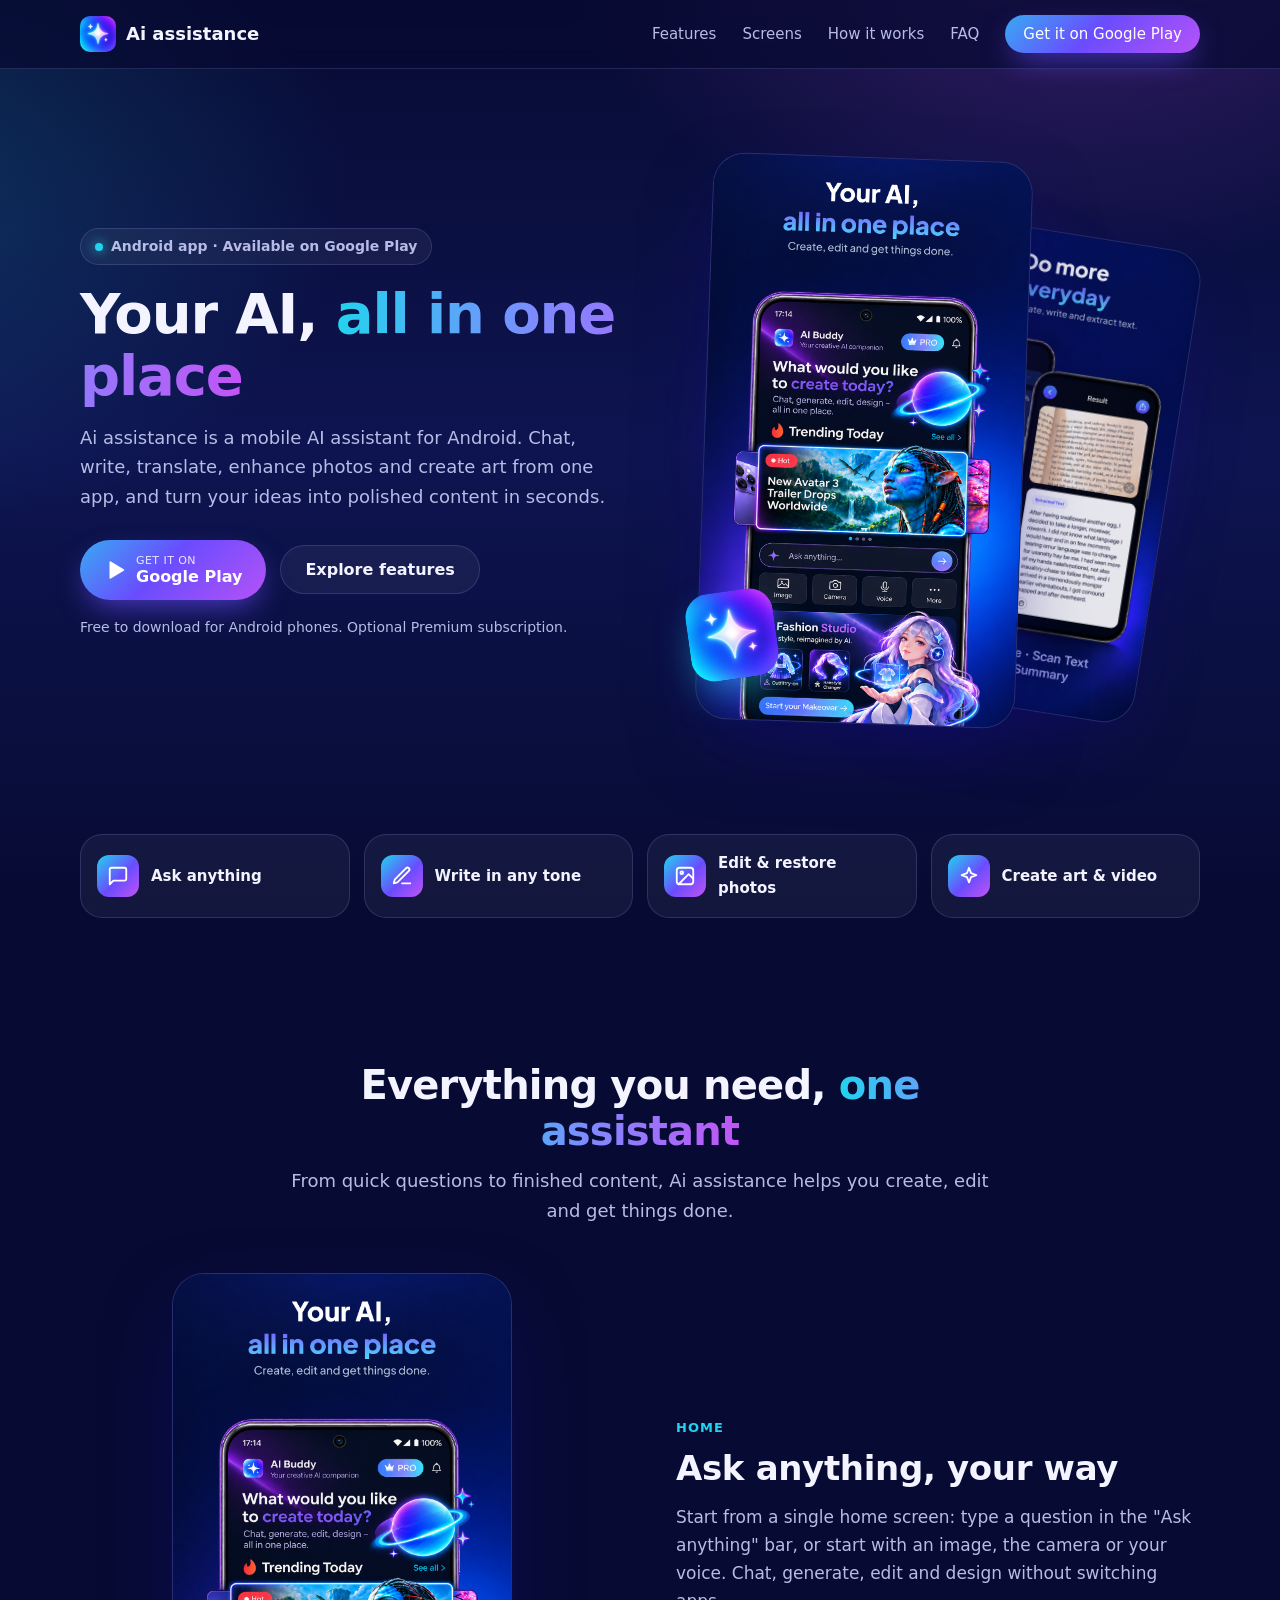
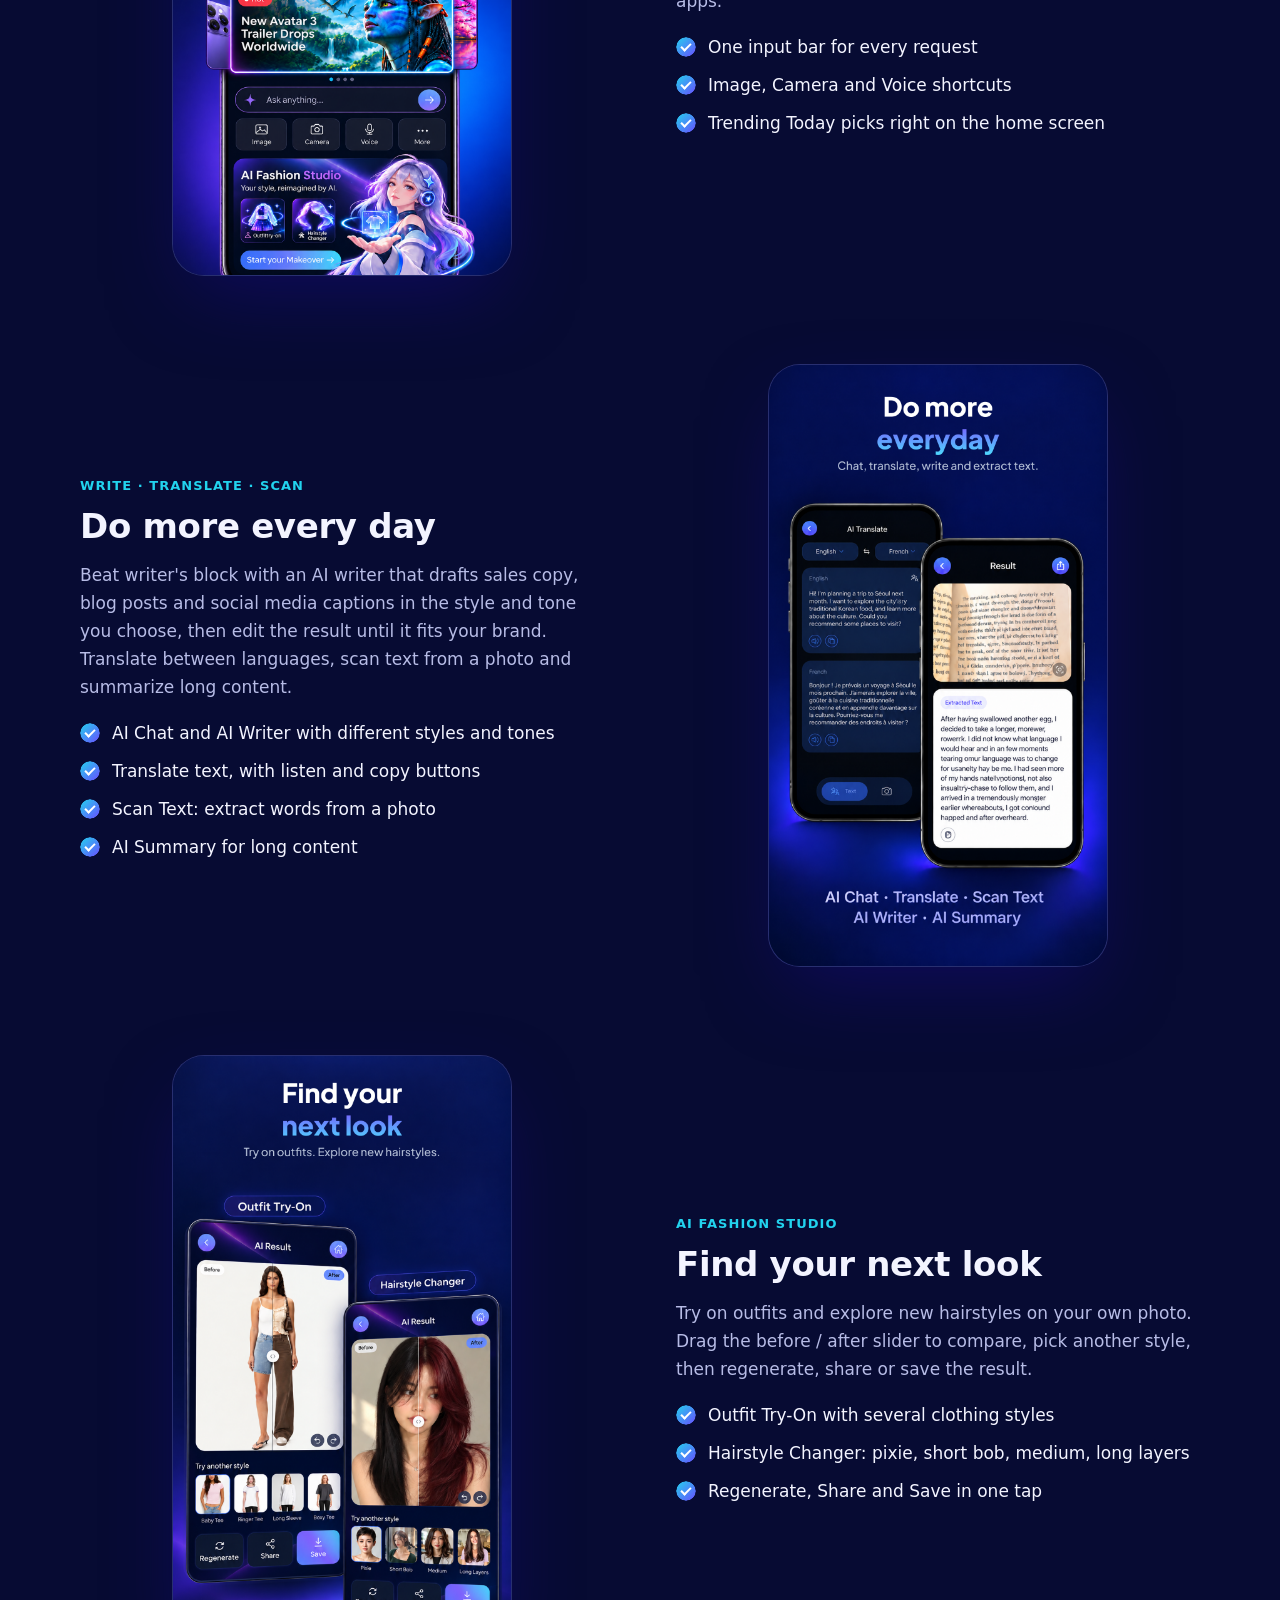
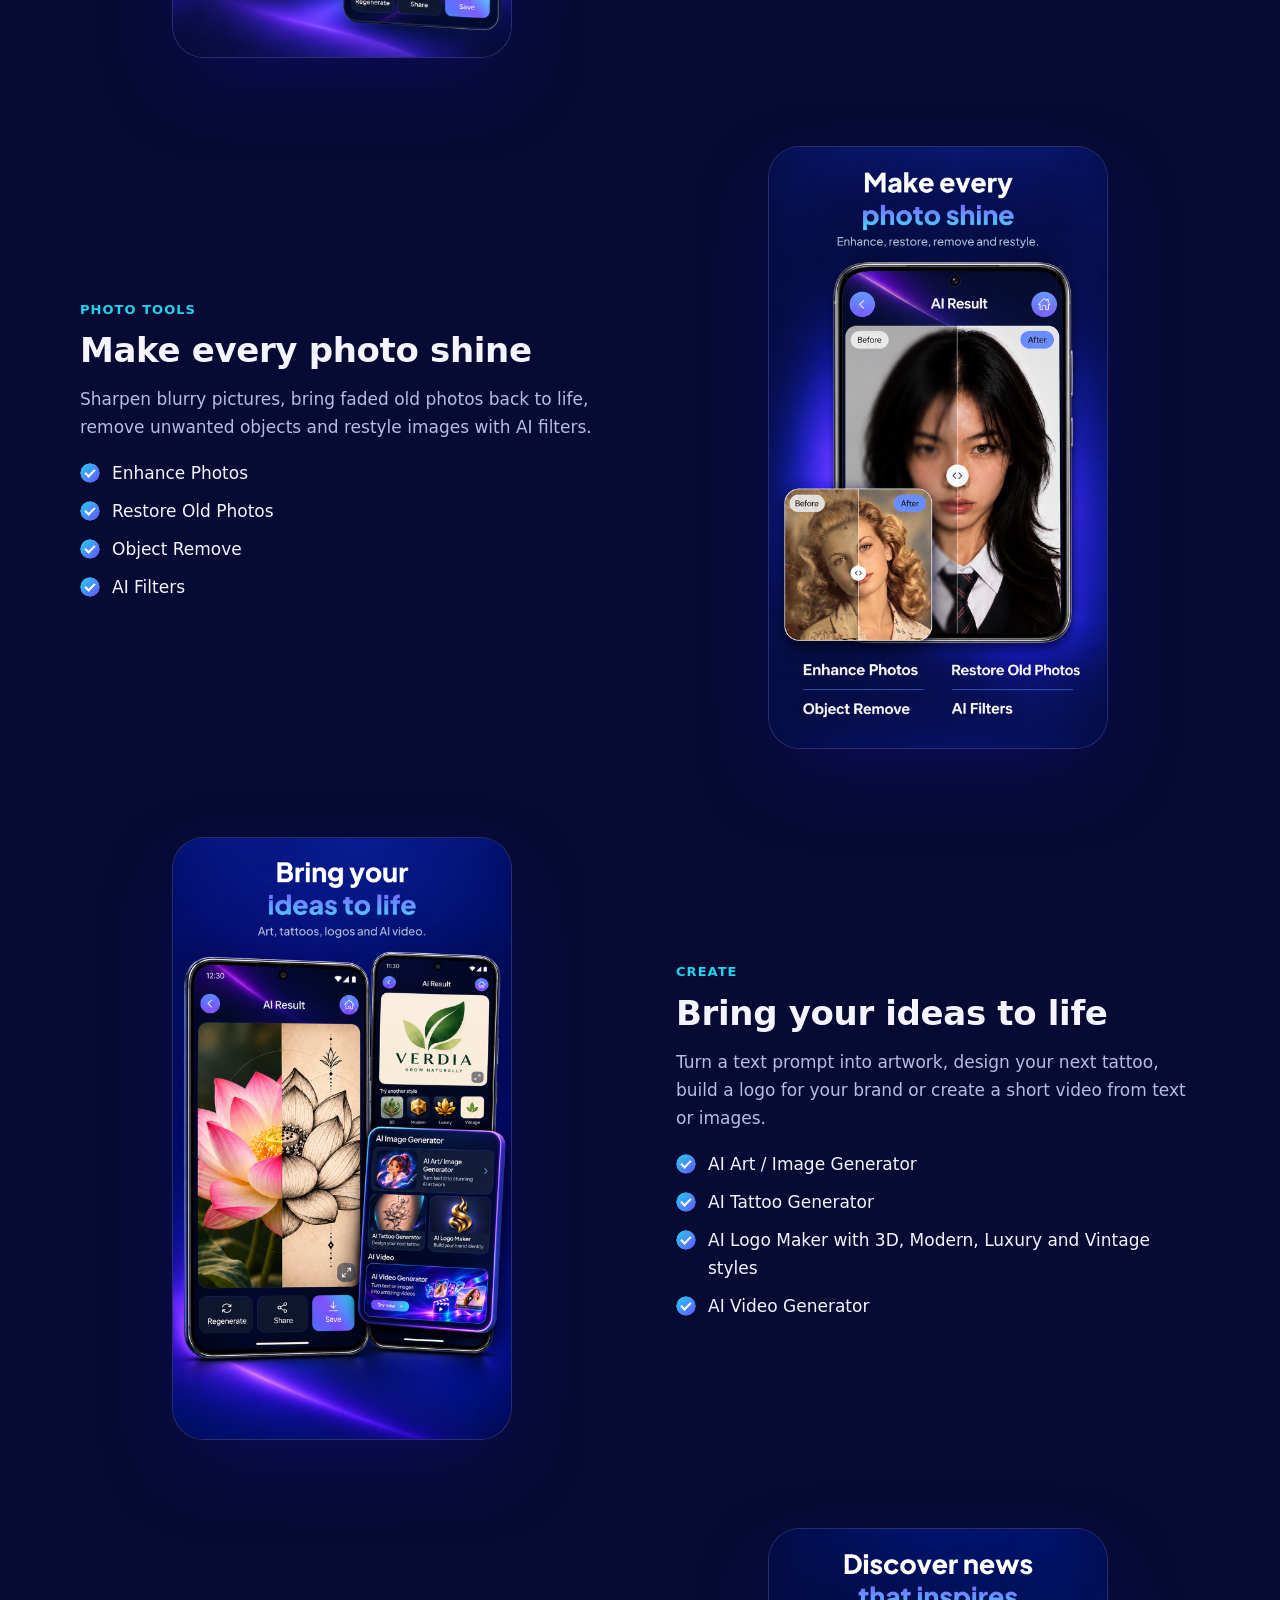
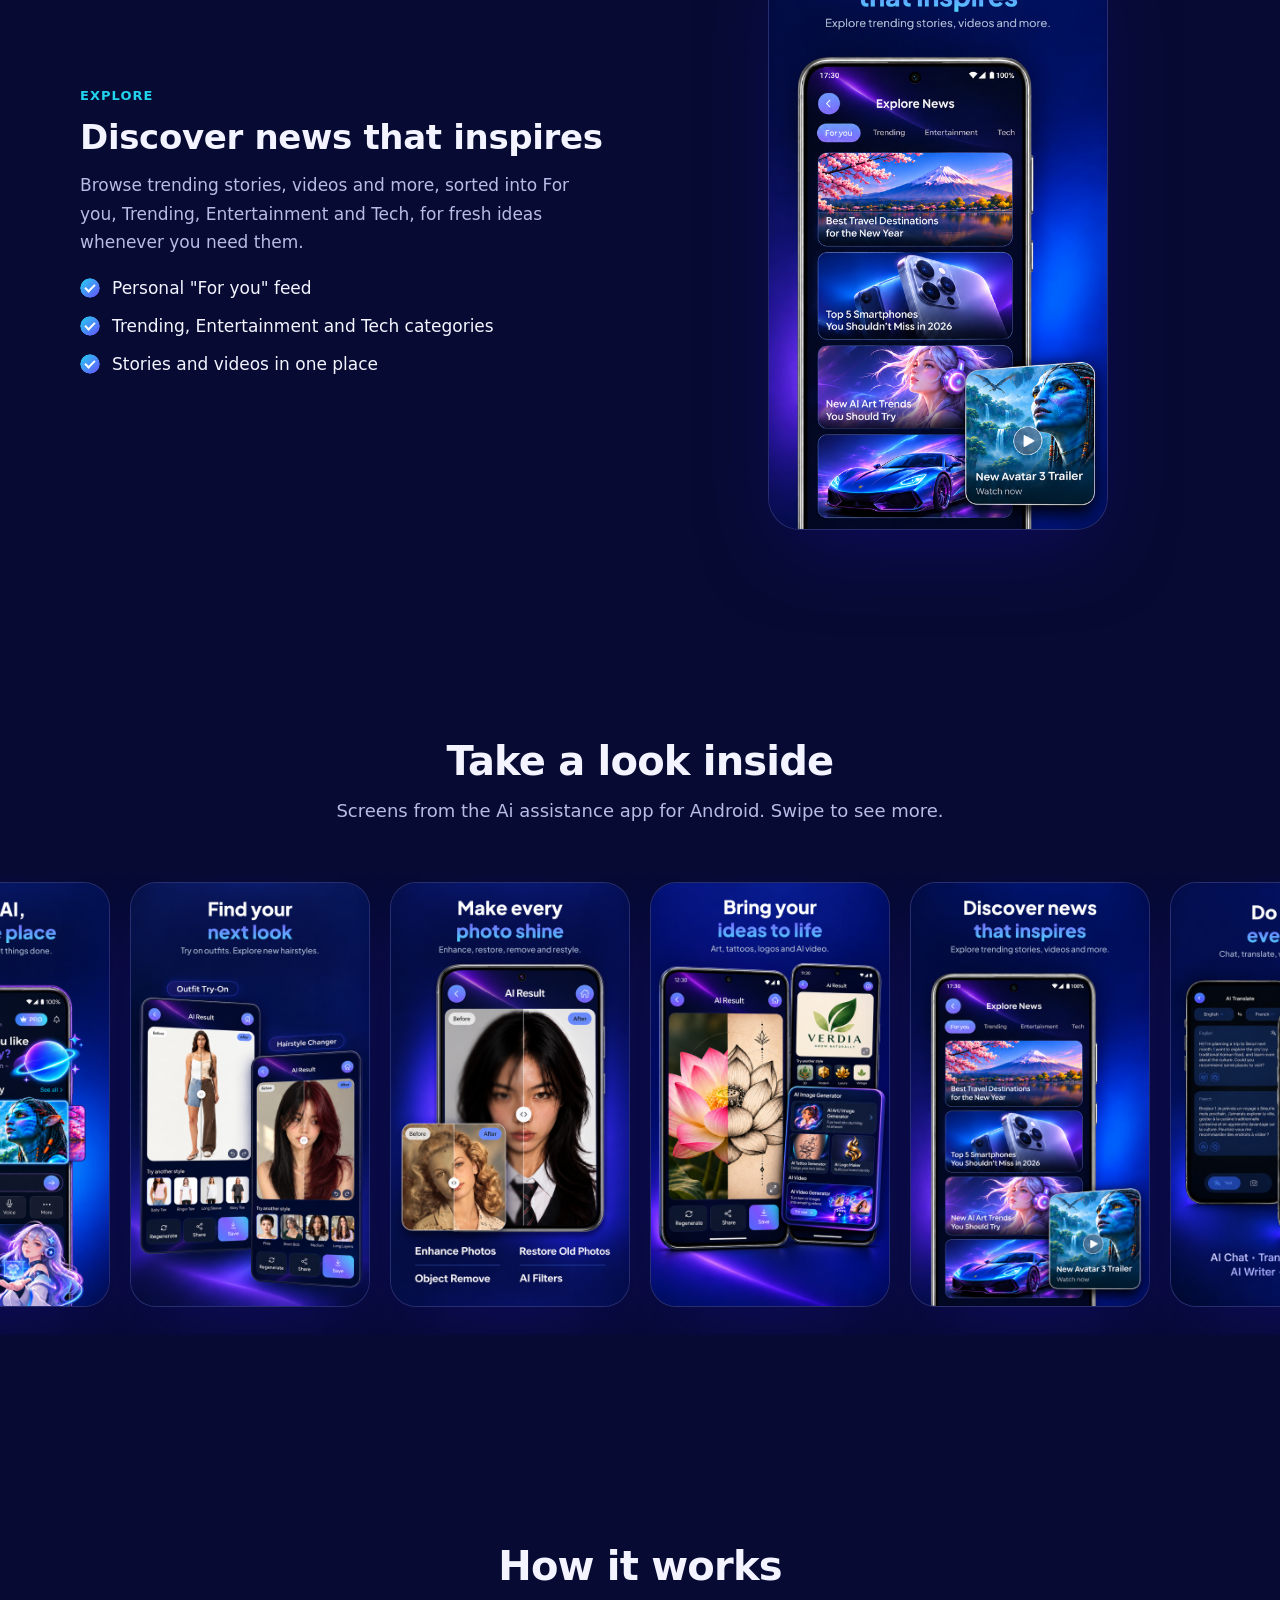
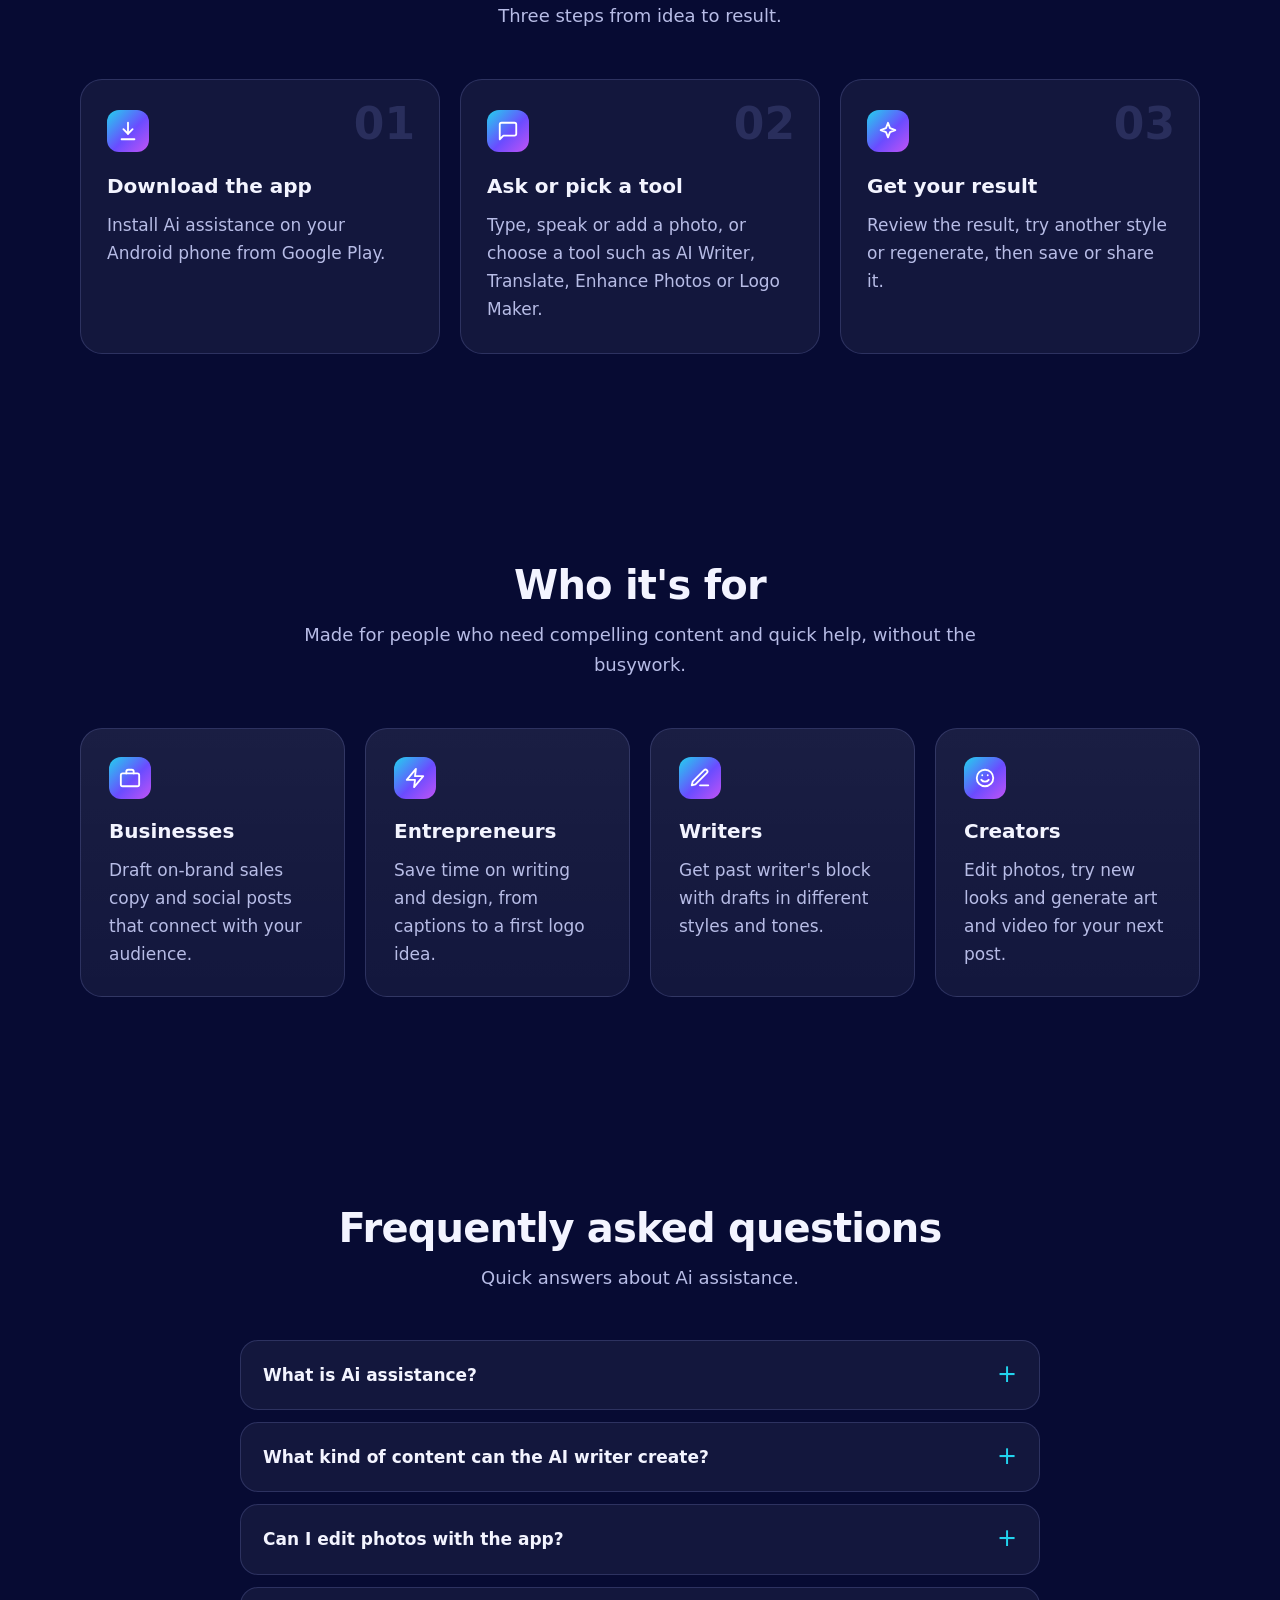
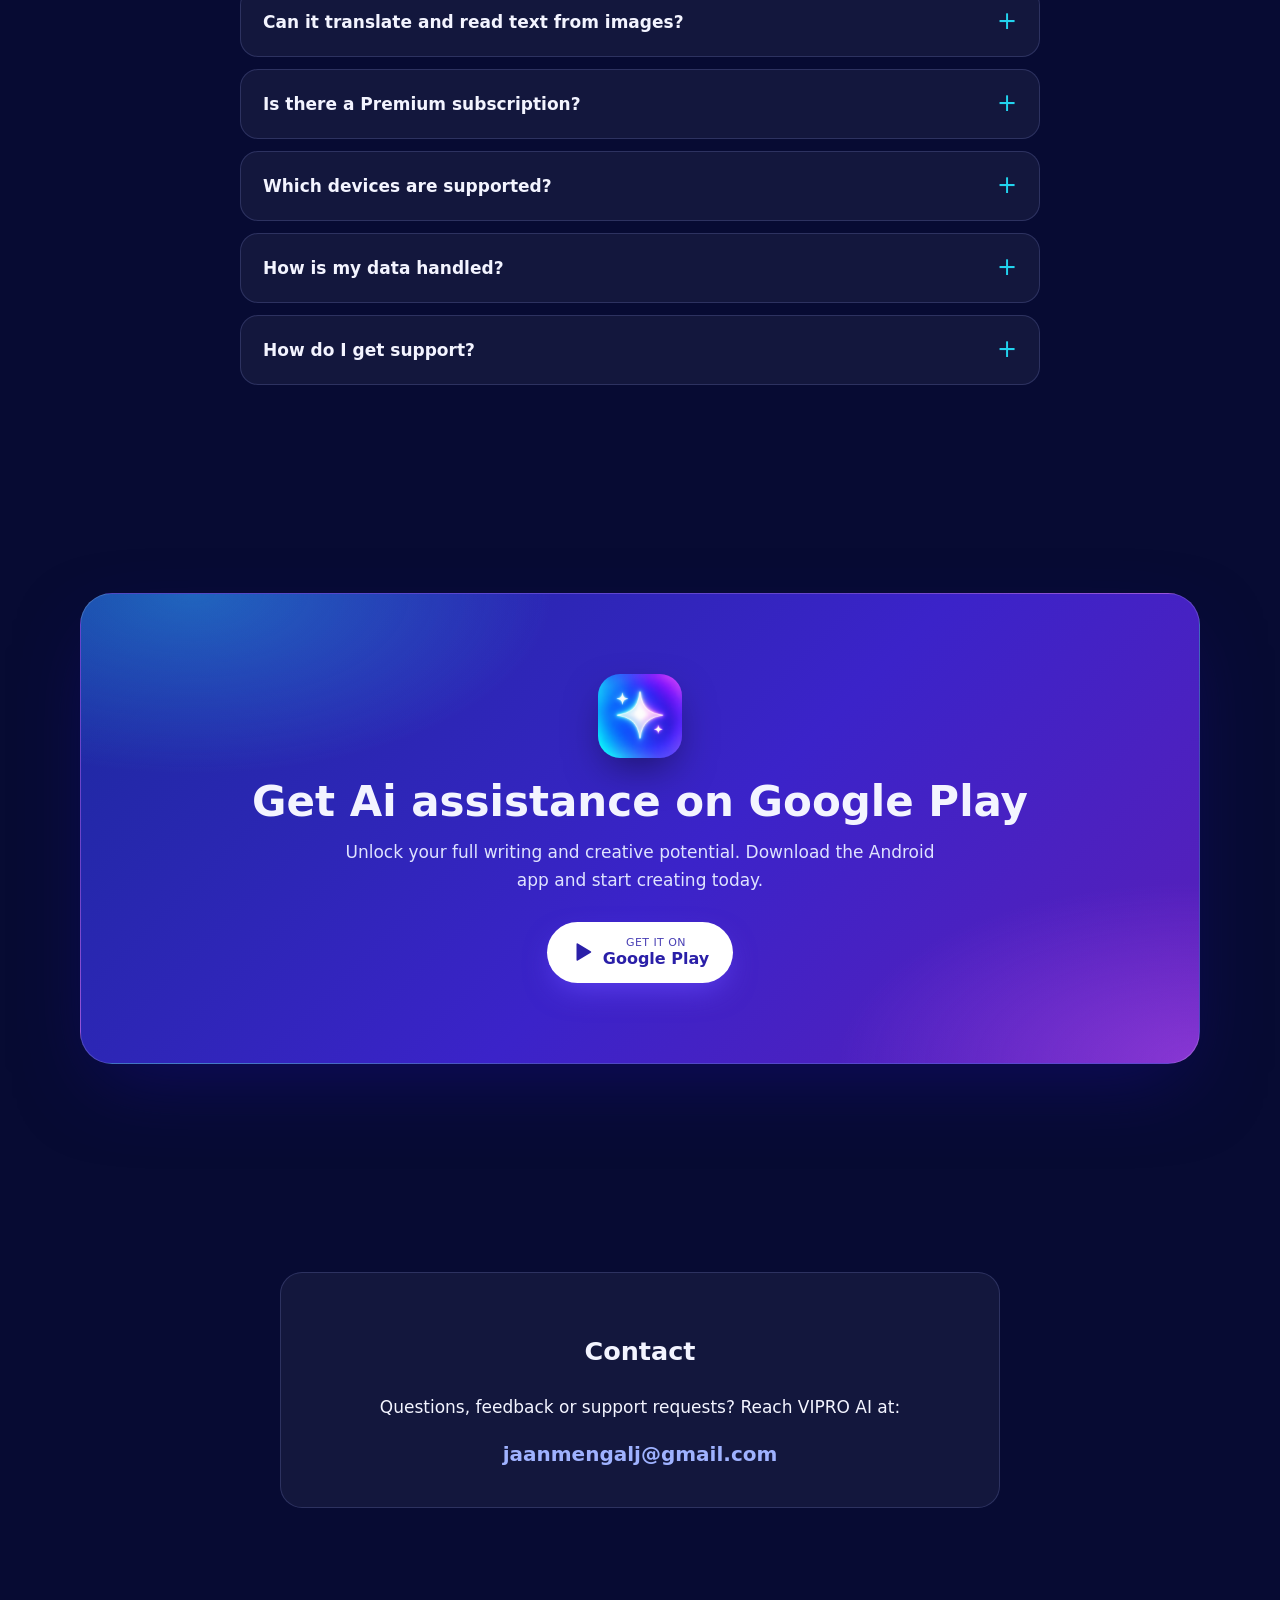
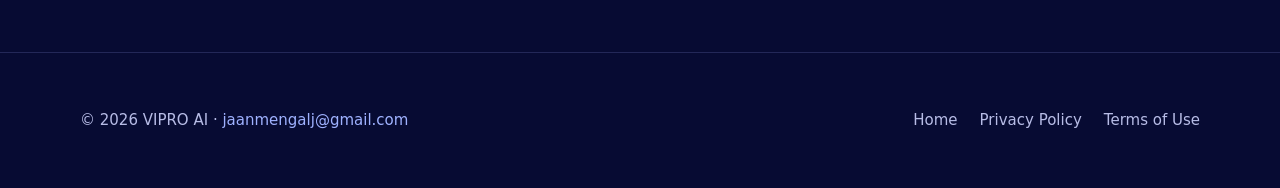
<file: index.html>
<!doctype html>
<html lang="en">
<head>
  <meta charset="utf-8">
  <meta name="viewport" content="width=device-width, initial-scale=1">
  <title>Ai assistance — Your AI, all in one place | App on Google Play</title>
  <meta name="description" content="Ai assistance is an Android app on Google Play: AI chat, AI writer, translation, text scanning, photo enhancing, outfit try-on, AI art, logos and video, all in one place.">
  <meta name="theme-color" content="#070b33">
  <meta name="google-play-app" content="app-id=com.ai.assistant.smart.chat.helper">
  <meta property="og:type" content="website">
  <meta property="og:title" content="Ai assistance — Your AI, all in one place | App on Google Play">
  <meta property="og:description" content="Chat, write, translate, edit photos and create art with AI. Get Ai assistance for Android on Google Play.">
  <meta property="og:image" content="assets/img/app-icon.png">
  <meta name="twitter:card" content="summary">
  <link rel="icon" href="assets/img/app-icon.png" type="image/png">
  <link rel="icon" href="assets/icon.svg" type="image/svg+xml" sizes="any">
  <link rel="apple-touch-icon" href="assets/img/app-icon.png">
  <link rel="stylesheet" href="assets/style.css">
  <script type="application/ld+json">
  {
    "@context": "https://schema.org",
    "@type": "SoftwareApplication",
    "name": "Ai assistance",
    "operatingSystem": "Android",
    "applicationCategory": "ProductivityApplication",
    "description": "AI assistant app for Android: AI chat, AI writer, translation, text scanning, photo tools, outfit try-on, hairstyle changer, AI art, logo and video generation.",
    "author": { "@type": "Organization", "name": "VIPRO AI", "email": "jaanmengalj@gmail.com" },
    "downloadUrl": "https://play.google.com/store/apps/details?id=com.ai.assistant.smart.chat.helper",
    "inLanguage": "en"
  }
  </script>
</head>
<body>
  <a class="skip" href="#main">Skip to content</a>

  <header class="site-header">
    <div class="container">
      <a class="brand" href="index.html">
        <img src="assets/img/app-icon.png" alt="Ai assistance app icon" width="36" height="36">
        Ai assistance
      </a>
      <nav class="nav" aria-label="Main">
        <div class="nav-links">
          <a href="#features">Features</a>
          <a href="#screens">Screens</a>
          <a href="#how">How it works</a>
          <a href="#faq">FAQ</a>
        </div>
        <a class="btn btn-primary btn-sm" href="https://play.google.com/store/apps/details?id=com.ai.assistant.smart.chat.helper" rel="noopener">Get it on Google Play</a>
      </nav>
    </div>
  </header>

  <main id="main">
    <!-- Hero -->
    <section class="hero">
      <div class="container">
        <div>
          <span class="eyebrow"><span class="dot"></span> Android app · Available on Google Play</span>
          <h1>Your AI, <span class="grad-text">all in one place</span></h1>
          <p class="lead">Ai assistance is a mobile AI assistant for Android. Chat, write, translate, enhance photos and create art from one app, and turn your ideas into polished content in seconds.</p>
          <div class="hero-actions">
            <a class="btn btn-primary btn-play" href="https://play.google.com/store/apps/details?id=com.ai.assistant.smart.chat.helper" rel="noopener">
              <svg viewBox="0 0 24 24" aria-hidden="true"><path fill="currentColor" d="M6 3.5v17a1 1 0 0 0 1.5.86l14-8.5a1 1 0 0 0 0-1.72l-14-8.5A1 1 0 0 0 6 3.5z"/></svg>
              <span><small>Get it on</small><span>Google Play</span></span>
            </a>
            <a class="btn btn-ghost" href="#features">Explore features</a>
          </div>
          <p class="hero-note">Free to download for Android phones. Optional Premium subscription.</p>
        </div>
        <div class="hero-visual">
          <img class="hero-icon" src="assets/img/app-icon.png" alt="" width="88" height="88">
          <div class="hero-shots">
            <div class="shot shot-main">
              <img src="assets/img/screenshot-01.png" alt="Ai assistance home screen with an Ask anything bar, Image, Camera and Voice shortcuts, and the AI Fashion Studio" width="1080" height="1920" fetchpriority="high">
            </div>
            <div class="shot shot-back">
              <img src="assets/img/screenshot-06.png" alt="AI Translate and Scan Text screens in Ai assistance" width="1080" height="1920">
            </div>
          </div>
        </div>
      </div>
    </section>

    <!-- Highlights -->
    <section class="highlights" aria-label="Highlights">
      <div class="container">
        <ul>
          <li><span class="ico"><svg viewBox="0 0 24 24" fill="none" stroke="currentColor" stroke-width="2" stroke-linecap="round" stroke-linejoin="round" aria-hidden="true"><path d="M21 15a2 2 0 0 1-2 2H7l-4 4V5a2 2 0 0 1 2-2h14a2 2 0 0 1 2 2z"/></svg></span>Ask anything</li>
          <li><span class="ico"><svg viewBox="0 0 24 24" fill="none" stroke="currentColor" stroke-width="2" stroke-linecap="round" stroke-linejoin="round" aria-hidden="true"><path d="M12 20h9"/><path d="M16.5 3.5a2.1 2.1 0 0 1 3 3L7 19l-4 1 1-4z"/></svg></span>Write in any tone</li>
          <li><span class="ico"><svg viewBox="0 0 24 24" fill="none" stroke="currentColor" stroke-width="2" stroke-linecap="round" stroke-linejoin="round" aria-hidden="true"><rect x="3" y="3" width="18" height="18" rx="3"/><circle cx="8.5" cy="8.5" r="1.5"/><path d="M21 15l-5-5L5 21"/></svg></span>Edit &amp; restore photos</li>
          <li><span class="ico"><svg viewBox="0 0 24 24" fill="none" stroke="currentColor" stroke-width="2" stroke-linecap="round" stroke-linejoin="round" aria-hidden="true"><path d="M12 3l2.2 5.8L20 11l-5.8 2.2L12 19l-2.2-5.8L4 11l5.8-2.2z"/></svg></span>Create art &amp; video</li>
        </ul>
      </div>
    </section>

    <!-- Features -->
    <section class="section" id="features">
      <div class="container">
        <div class="section-head">
          <h2>Everything you need, <span class="grad-text">one assistant</span></h2>
          <p>From quick questions to finished content, Ai assistance helps you create, edit and get things done.</p>
        </div>

        <article class="feature">
          <div class="media">
            <div class="shot"><img src="assets/img/screenshot-01.png" alt="Home screen: What would you like to create today, with Ask anything, Image, Camera and Voice shortcuts" width="1080" height="1920" loading="lazy"></div>
          </div>
          <div>
            <span class="tag">Home</span>
            <h3>Ask anything, your way</h3>
            <p>Start from a single home screen: type a question in the "Ask anything" bar, or start with an image, the camera or your voice. Chat, generate, edit and design without switching apps.</p>
            <ul class="checks">
              <li>One input bar for every request</li>
              <li>Image, Camera and Voice shortcuts</li>
              <li>Trending Today picks right on the home screen</li>
            </ul>
          </div>
        </article>

        <article class="feature reverse">
          <div class="media">
            <div class="shot"><img src="assets/img/screenshot-06.png" alt="AI Translate screen translating English to French, and a Result screen showing extracted text from a book page" width="1080" height="1920" loading="lazy"></div>
          </div>
          <div>
            <span class="tag">Write · Translate · Scan</span>
            <h3>Do more every day</h3>
            <p>Beat writer's block with an AI writer that drafts sales copy, blog posts and social media captions in the style and tone you choose, then edit the result until it fits your brand. Translate between languages, scan text from a photo and summarize long content.</p>
            <ul class="checks">
              <li>AI Chat and AI Writer with different styles and tones</li>
              <li>Translate text, with listen and copy buttons</li>
              <li>Scan Text: extract words from a photo</li>
              <li>AI Summary for long content</li>
            </ul>
          </div>
        </article>

        <article class="feature">
          <div class="media">
            <div class="shot"><img src="assets/img/screenshot-02.png" alt="Outfit Try-On and Hairstyle Changer result screens with before and after comparison" width="1080" height="1920" loading="lazy"></div>
          </div>
          <div>
            <span class="tag">AI Fashion Studio</span>
            <h3>Find your next look</h3>
            <p>Try on outfits and explore new hairstyles on your own photo. Drag the before / after slider to compare, pick another style, then regenerate, share or save the result.</p>
            <ul class="checks">
              <li>Outfit Try-On with several clothing styles</li>
              <li>Hairstyle Changer: pixie, short bob, medium, long layers</li>
              <li>Regenerate, Share and Save in one tap</li>
            </ul>
          </div>
        </article>

        <article class="feature reverse">
          <div class="media">
            <div class="shot"><img src="assets/img/screenshot-03.png" alt="AI Result screen comparing a blurry portrait before and a sharp portrait after enhancement, plus a restored old photo" width="1080" height="1920" loading="lazy"></div>
          </div>
          <div>
            <span class="tag">Photo tools</span>
            <h3>Make every photo shine</h3>
            <p>Sharpen blurry pictures, bring faded old photos back to life, remove unwanted objects and restyle images with AI filters.</p>
            <ul class="checks">
              <li>Enhance Photos</li>
              <li>Restore Old Photos</li>
              <li>Object Remove</li>
              <li>AI Filters</li>
            </ul>
          </div>
        </article>

        <article class="feature">
          <div class="media">
            <div class="shot"><img src="assets/img/screenshot-04.png" alt="AI Image Generator menu with AI Art, AI Tattoo Generator, AI Logo Maker and AI Video Generator, and result screens" width="1080" height="1920" loading="lazy"></div>
          </div>
          <div>
            <span class="tag">Create</span>
            <h3>Bring your ideas to life</h3>
            <p>Turn a text prompt into artwork, design your next tattoo, build a logo for your brand or create a short video from text or images.</p>
            <ul class="checks">
              <li>AI Art / Image Generator</li>
              <li>AI Tattoo Generator</li>
              <li>AI Logo Maker with 3D, Modern, Luxury and Vintage styles</li>
              <li>AI Video Generator</li>
            </ul>
          </div>
        </article>

        <article class="feature reverse">
          <div class="media">
            <div class="shot"><img src="assets/img/screenshot-05.png" alt="Explore News screen with For you, Trending, Entertainment and Tech tabs" width="1080" height="1920" loading="lazy"></div>
          </div>
          <div>
            <span class="tag">Explore</span>
            <h3>Discover news that inspires</h3>
            <p>Browse trending stories, videos and more, sorted into For you, Trending, Entertainment and Tech, for fresh ideas whenever you need them.</p>
            <ul class="checks">
              <li>Personal "For you" feed</li>
              <li>Trending, Entertainment and Tech categories</li>
              <li>Stories and videos in one place</li>
            </ul>
          </div>
        </article>
      </div>
    </section>

    <!-- Gallery -->
    <section class="section" id="screens">
      <div class="section-head container">
        <h2>Take a look inside</h2>
        <p>Screens from the Ai assistance app for Android. Swipe to see more.</p>
      </div>
      <div class="gallery" tabindex="0" aria-label="App screenshots">
        <div class="shot"><img src="assets/img/screenshot-01.png" alt="Home screen of Ai assistance" width="1080" height="1920" loading="lazy"></div>
        <div class="shot"><img src="assets/img/screenshot-02.png" alt="Outfit Try-On and Hairstyle Changer" width="1080" height="1920" loading="lazy"></div>
        <div class="shot"><img src="assets/img/screenshot-03.png" alt="Photo enhance and restore" width="1080" height="1920" loading="lazy"></div>
        <div class="shot"><img src="assets/img/screenshot-04.png" alt="AI art, tattoo, logo and video tools" width="1080" height="1920" loading="lazy"></div>
        <div class="shot"><img src="assets/img/screenshot-05.png" alt="Explore News feed" width="1080" height="1920" loading="lazy"></div>
        <div class="shot"><img src="assets/img/screenshot-06.png" alt="AI Translate and Scan Text" width="1080" height="1920" loading="lazy"></div>
      </div>
    </section>

    <!-- How it works -->
    <section class="section" id="how">
      <div class="container">
        <div class="section-head">
          <h2>How it works</h2>
          <p>Three steps from idea to result.</p>
        </div>
        <ol class="steps">
          <li class="step">
            <span class="num">01</span>
            <span class="ico"><svg viewBox="0 0 24 24" fill="none" stroke="currentColor" stroke-width="2" stroke-linecap="round" stroke-linejoin="round" aria-hidden="true"><path d="M12 3v12"/><path d="M7 10l5 5 5-5"/><path d="M5 21h14"/></svg></span>
            <h3>Download the app</h3>
            <p>Install Ai assistance on your Android phone from Google Play.</p>
          </li>
          <li class="step">
            <span class="num">02</span>
            <span class="ico"><svg viewBox="0 0 24 24" fill="none" stroke="currentColor" stroke-width="2" stroke-linecap="round" stroke-linejoin="round" aria-hidden="true"><path d="M21 15a2 2 0 0 1-2 2H7l-4 4V5a2 2 0 0 1 2-2h14a2 2 0 0 1 2 2z"/></svg></span>
            <h3>Ask or pick a tool</h3>
            <p>Type, speak or add a photo, or choose a tool such as AI Writer, Translate, Enhance Photos or Logo Maker.</p>
          </li>
          <li class="step">
            <span class="num">03</span>
            <span class="ico"><svg viewBox="0 0 24 24" fill="none" stroke="currentColor" stroke-width="2" stroke-linecap="round" stroke-linejoin="round" aria-hidden="true"><path d="M12 3l2.2 5.8L20 11l-5.8 2.2L12 19l-2.2-5.8L4 11l5.8-2.2z"/></svg></span>
            <h3>Get your result</h3>
            <p>Review the result, try another style or regenerate, then save or share it.</p>
          </li>
        </ol>
      </div>
    </section>

    <!-- Audience -->
    <section class="section" id="who">
      <div class="container">
        <div class="section-head">
          <h2>Who it's for</h2>
          <p>Made for people who need compelling content and quick help, without the busywork.</p>
        </div>
        <div class="cards">
          <div class="card">
            <span class="ico"><svg viewBox="0 0 24 24" fill="none" stroke="currentColor" stroke-width="2" stroke-linecap="round" stroke-linejoin="round" aria-hidden="true"><rect x="2" y="7" width="20" height="14" rx="2"/><path d="M16 7V5a2 2 0 0 0-2-2h-4a2 2 0 0 0-2 2v2"/></svg></span>
            <h3>Businesses</h3>
            <p>Draft on-brand sales copy and social posts that connect with your audience.</p>
          </div>
          <div class="card">
            <span class="ico"><svg viewBox="0 0 24 24" fill="none" stroke="currentColor" stroke-width="2" stroke-linecap="round" stroke-linejoin="round" aria-hidden="true"><path d="M13 2L3 14h9l-1 8 10-12h-9z"/></svg></span>
            <h3>Entrepreneurs</h3>
            <p>Save time on writing and design, from captions to a first logo idea.</p>
          </div>
          <div class="card">
            <span class="ico"><svg viewBox="0 0 24 24" fill="none" stroke="currentColor" stroke-width="2" stroke-linecap="round" stroke-linejoin="round" aria-hidden="true"><path d="M12 20h9"/><path d="M16.5 3.5a2.1 2.1 0 0 1 3 3L7 19l-4 1 1-4z"/></svg></span>
            <h3>Writers</h3>
            <p>Get past writer's block with drafts in different styles and tones.</p>
          </div>
          <div class="card">
            <span class="ico"><svg viewBox="0 0 24 24" fill="none" stroke="currentColor" stroke-width="2" stroke-linecap="round" stroke-linejoin="round" aria-hidden="true"><circle cx="12" cy="12" r="9"/><path d="M8 14s1.5 2 4 2 4-2 4-2"/><path d="M9 9h.01M15 9h.01"/></svg></span>
            <h3>Creators</h3>
            <p>Edit photos, try new looks and generate art and video for your next post.</p>
          </div>
        </div>
      </div>
    </section>

    <!-- FAQ -->
    <section class="section" id="faq">
      <div class="container">
        <div class="section-head">
          <h2>Frequently asked questions</h2>
          <p>Quick answers about Ai assistance.</p>
        </div>
        <div class="faq">
          <details>
            <summary>What is Ai assistance?</summary>
            <p>Ai assistance is an AI assistant app for Android phones, available on Google Play. It brings AI chat, an AI writer, translation, text scanning, photo tools and creative generators together in one app.</p>
          </details>
          <details>
            <summary>What kind of content can the AI writer create?</summary>
            <p>Persuasive sales copy, engaging blog posts and social media captions, in a range of writing styles and tones. You keep full control over the final text, so it stays on-brand for your audience.</p>
          </details>
          <details>
            <summary>Can I edit photos with the app?</summary>
            <p>Yes. You can enhance photos, restore old photos, remove objects, apply AI filters, try on outfits and change hairstyles, then save or share the result.</p>
          </details>
          <details>
            <summary>Can it translate and read text from images?</summary>
            <p>Yes. AI Translate converts text between languages, and Scan Text extracts the words from a photo, for example a page of a book.</p>
          </details>
          <details>
            <summary>Is there a Premium subscription?</summary>
            <p>The app offers an optional Premium (PRO) subscription. It is purchased and managed through Google Play, and you can cancel it at any time in your Google Play subscriptions. See our <a href="terms.html#subscriptions">Terms of Use</a>.</p>
          </details>
          <details>
            <summary>Which devices are supported?</summary>
            <p>Ai assistance is an Android app. Download it from Google Play on your Android phone.</p>
          </details>
          <details>
            <summary>How is my data handled?</summary>
            <p>Please read our <a href="policies.html">Privacy Policy</a> to learn which third-party services the app uses and what choices you have.</p>
          </details>
          <details>
            <summary>How do I get support?</summary>
            <p>Email us at <a href="mailto:jaanmengalj@gmail.com">jaanmengalj@gmail.com</a> and our team will help you.</p>
          </details>
        </div>
      </div>
    </section>

    <!-- CTA -->
    <section class="section" id="get">
      <div class="container">
        <div class="cta">
          <img src="assets/img/app-icon.png" alt="Ai assistance app icon" width="84" height="84" loading="lazy">
          <h2>Get Ai assistance on Google Play</h2>
          <p>Unlock your full writing and creative potential. Download the Android app and start creating today.</p>
          <a class="btn btn-primary btn-play" href="https://play.google.com/store/apps/details?id=com.ai.assistant.smart.chat.helper" rel="noopener">
            <svg viewBox="0 0 24 24" aria-hidden="true"><path fill="currentColor" d="M6 3.5v17a1 1 0 0 0 1.5.86l14-8.5a1 1 0 0 0 0-1.72l-14-8.5A1 1 0 0 0 6 3.5z"/></svg>
            <span><small>Get it on</small><span>Google Play</span></span>
          </a>
        </div>
      </div>
    </section>

    <!-- Contact -->
    <section class="section" id="contact">
      <div class="container">
        <div class="contact-box">
          <h2>Contact</h2>
          <p>Questions, feedback or support requests? Reach VIPRO AI at:</p>
          <a class="mail" href="mailto:jaanmengalj@gmail.com">jaanmengalj@gmail.com</a>
        </div>
      </div>
    </section>
  </main>

  <footer class="site-footer">
    <div class="container">
      <p>© 2026 VIPRO AI · <a href="mailto:jaanmengalj@gmail.com">jaanmengalj@gmail.com</a></p>
      <nav aria-label="Footer">
        <a href="index.html">Home</a>
        <a href="policies.html">Privacy Policy</a>
        <a href="terms.html">Terms of Use</a>
      </nav>
    </div>
  </footer>
</body>
</html>
</file>
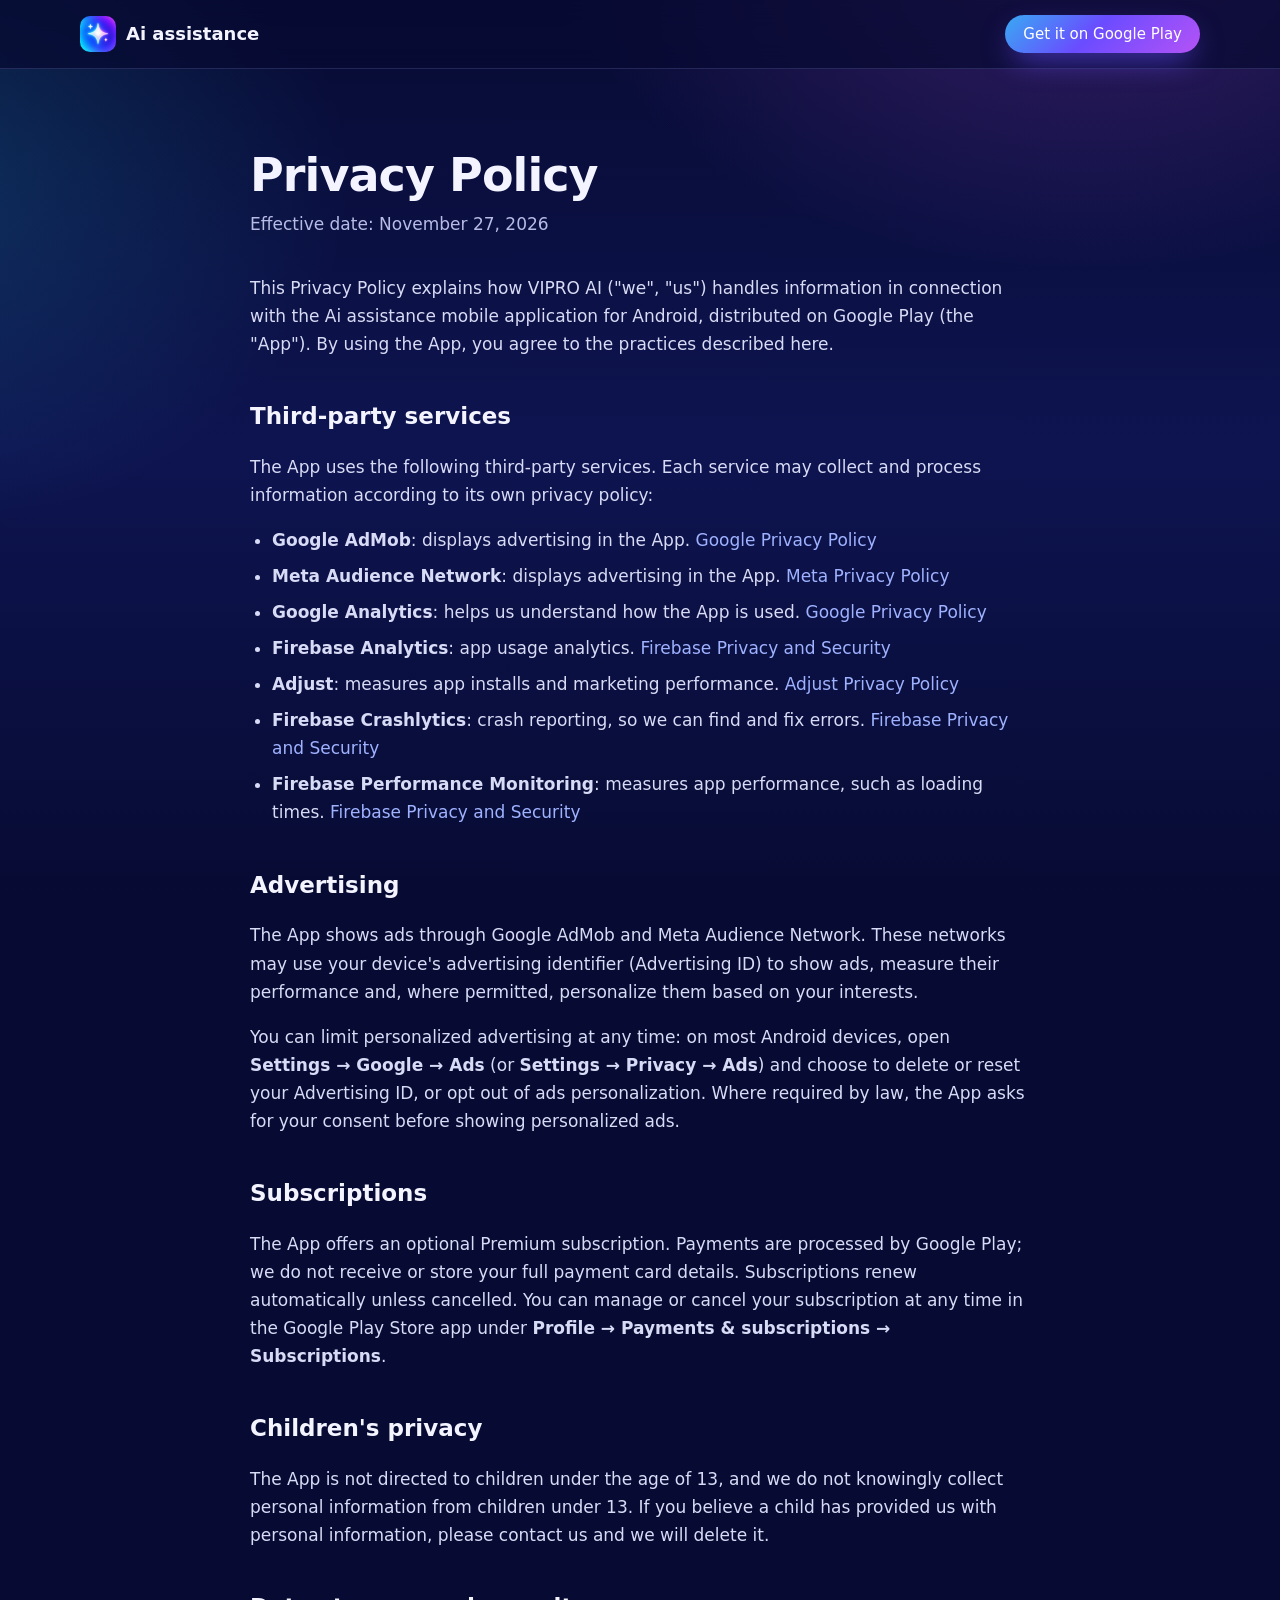
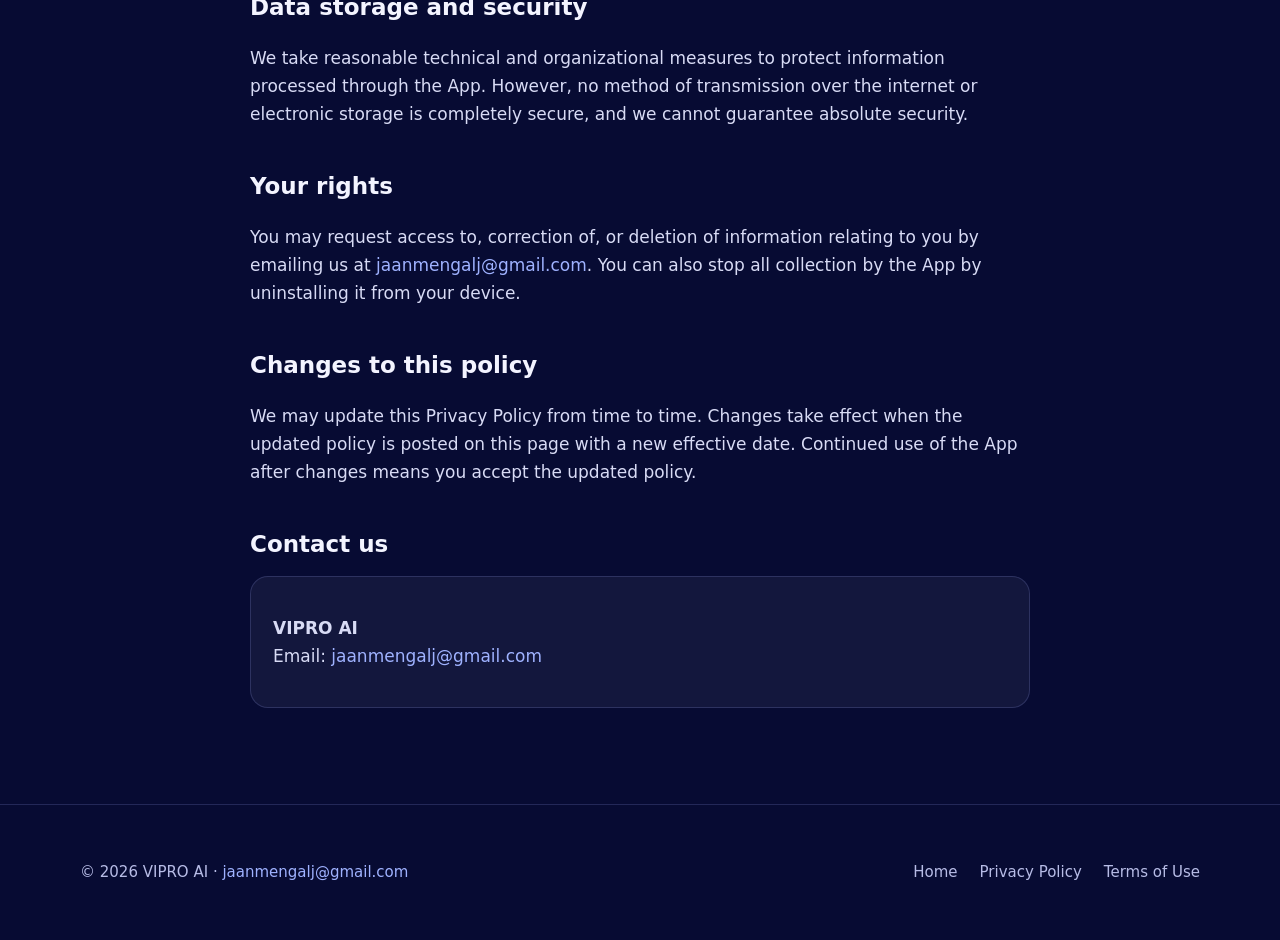
<file: policies.html>
<!doctype html>
<html lang="en">
<head>
  <meta charset="utf-8">
  <meta name="viewport" content="width=device-width, initial-scale=1">
  <title>Privacy Policy — Ai assistance (Android app)</title>
  <meta name="description" content="Privacy Policy of the Ai assistance Android app by VIPRO AI: third-party services, advertising, subscriptions, children's privacy and your rights.">
  <meta name="theme-color" content="#070b33">
  <meta property="og:type" content="website">
  <meta property="og:title" content="Privacy Policy — Ai assistance">
  <meta property="og:description" content="How the Ai assistance Android app handles your information.">
  <meta property="og:image" content="assets/img/app-icon.png">
  <link rel="icon" href="assets/img/app-icon.png" type="image/png">
  <link rel="icon" href="assets/icon.svg" type="image/svg+xml" sizes="any">
  <link rel="apple-touch-icon" href="assets/img/app-icon.png">
  <link rel="stylesheet" href="assets/style.css">
</head>
<body>
  <a class="skip" href="#main">Skip to content</a>
  <header class="site-header">
    <div class="container">
      <a class="brand" href="index.html">
        <img src="assets/img/app-icon.png" alt="Ai assistance app icon" width="36" height="36">
        Ai assistance
      </a>
      <nav class="nav" aria-label="Main">
        <a class="btn btn-primary btn-sm" href="https://play.google.com/store/apps/details?id=com.ai.assistant.smart.chat.helper" rel="noopener">Get it on Google Play</a>
      </nav>
    </div>
  </header>

  <main id="main" class="legal">
    <div class="container">
      <h1>Privacy Policy</h1>
      <p class="meta">Effective date: November 27, 2026</p>

      <p>This Privacy Policy explains how VIPRO AI ("we", "us") handles information in connection with the Ai assistance mobile application for Android, distributed on Google Play (the "App"). By using the App, you agree to the practices described here.</p>

      <h2>Third-party services</h2>
      <p>The App uses the following third-party services. Each service may collect and process information according to its own privacy policy:</p>
      <ul>
        <li><strong>Google AdMob</strong>: displays advertising in the App. <a href="https://policies.google.com/privacy" rel="noopener">Google Privacy Policy</a></li>
        <li><strong>Meta Audience Network</strong>: displays advertising in the App. <a href="https://www.facebook.com/privacy/policy/" rel="noopener">Meta Privacy Policy</a></li>
        <li><strong>Google Analytics</strong>: helps us understand how the App is used. <a href="https://policies.google.com/privacy" rel="noopener">Google Privacy Policy</a></li>
        <li><strong>Firebase Analytics</strong>: app usage analytics. <a href="https://firebase.google.com/support/privacy" rel="noopener">Firebase Privacy and Security</a></li>
        <li><strong>Adjust</strong>: measures app installs and marketing performance. <a href="https://www.adjust.com/terms/privacy-policy/" rel="noopener">Adjust Privacy Policy</a></li>
        <li><strong>Firebase Crashlytics</strong>: crash reporting, so we can find and fix errors. <a href="https://firebase.google.com/support/privacy" rel="noopener">Firebase Privacy and Security</a></li>
        <li><strong>Firebase Performance Monitoring</strong>: measures app performance, such as loading times. <a href="https://firebase.google.com/support/privacy" rel="noopener">Firebase Privacy and Security</a></li>
      </ul>

      <h2>Advertising</h2>
      <p>The App shows ads through Google AdMob and Meta Audience Network. These networks may use your device's advertising identifier (Advertising ID) to show ads, measure their performance and, where permitted, personalize them based on your interests.</p>
      <p>You can limit personalized advertising at any time: on most Android devices, open <strong>Settings → Google → Ads</strong> (or <strong>Settings → Privacy → Ads</strong>) and choose to delete or reset your Advertising ID, or opt out of ads personalization. Where required by law, the App asks for your consent before showing personalized ads.</p>

      <h2 id="subscriptions">Subscriptions</h2>
      <p>The App offers an optional Premium subscription. Payments are processed by Google Play; we do not receive or store your full payment card details. Subscriptions renew automatically unless cancelled. You can manage or cancel your subscription at any time in the Google Play Store app under <strong>Profile → Payments &amp; subscriptions → Subscriptions</strong>.</p>

      <h2>Children's privacy</h2>
      <p>The App is not directed to children under the age of 13, and we do not knowingly collect personal information from children under 13. If you believe a child has provided us with personal information, please contact us and we will delete it.</p>

      <h2>Data storage and security</h2>
      <p>We take reasonable technical and organizational measures to protect information processed through the App. However, no method of transmission over the internet or electronic storage is completely secure, and we cannot guarantee absolute security.</p>

      <h2>Your rights</h2>
      <p>You may request access to, correction of, or deletion of information relating to you by emailing us at <a href="mailto:jaanmengalj@gmail.com">jaanmengalj@gmail.com</a>. You can also stop all collection by the App by uninstalling it from your device.</p>

      <h2>Changes to this policy</h2>
      <p>We may update this Privacy Policy from time to time. Changes take effect when the updated policy is posted on this page with a new effective date. Continued use of the App after changes means you accept the updated policy.</p>

      <h2>Contact us</h2>
      <div class="box">
        <p><strong>VIPRO AI</strong><br>
        Email: <a href="mailto:jaanmengalj@gmail.com">jaanmengalj@gmail.com</a></p>
      </div>
    </div>
  </main>

  <footer class="site-footer">
    <div class="container">
      <p>© 2026 VIPRO AI · <a href="mailto:jaanmengalj@gmail.com">jaanmengalj@gmail.com</a></p>
      <nav aria-label="Footer">
        <a href="index.html">Home</a>
        <a href="policies.html">Privacy Policy</a>
        <a href="terms.html">Terms of Use</a>
      </nav>
    </div>
  </footer>
</body>
</html>
</file>
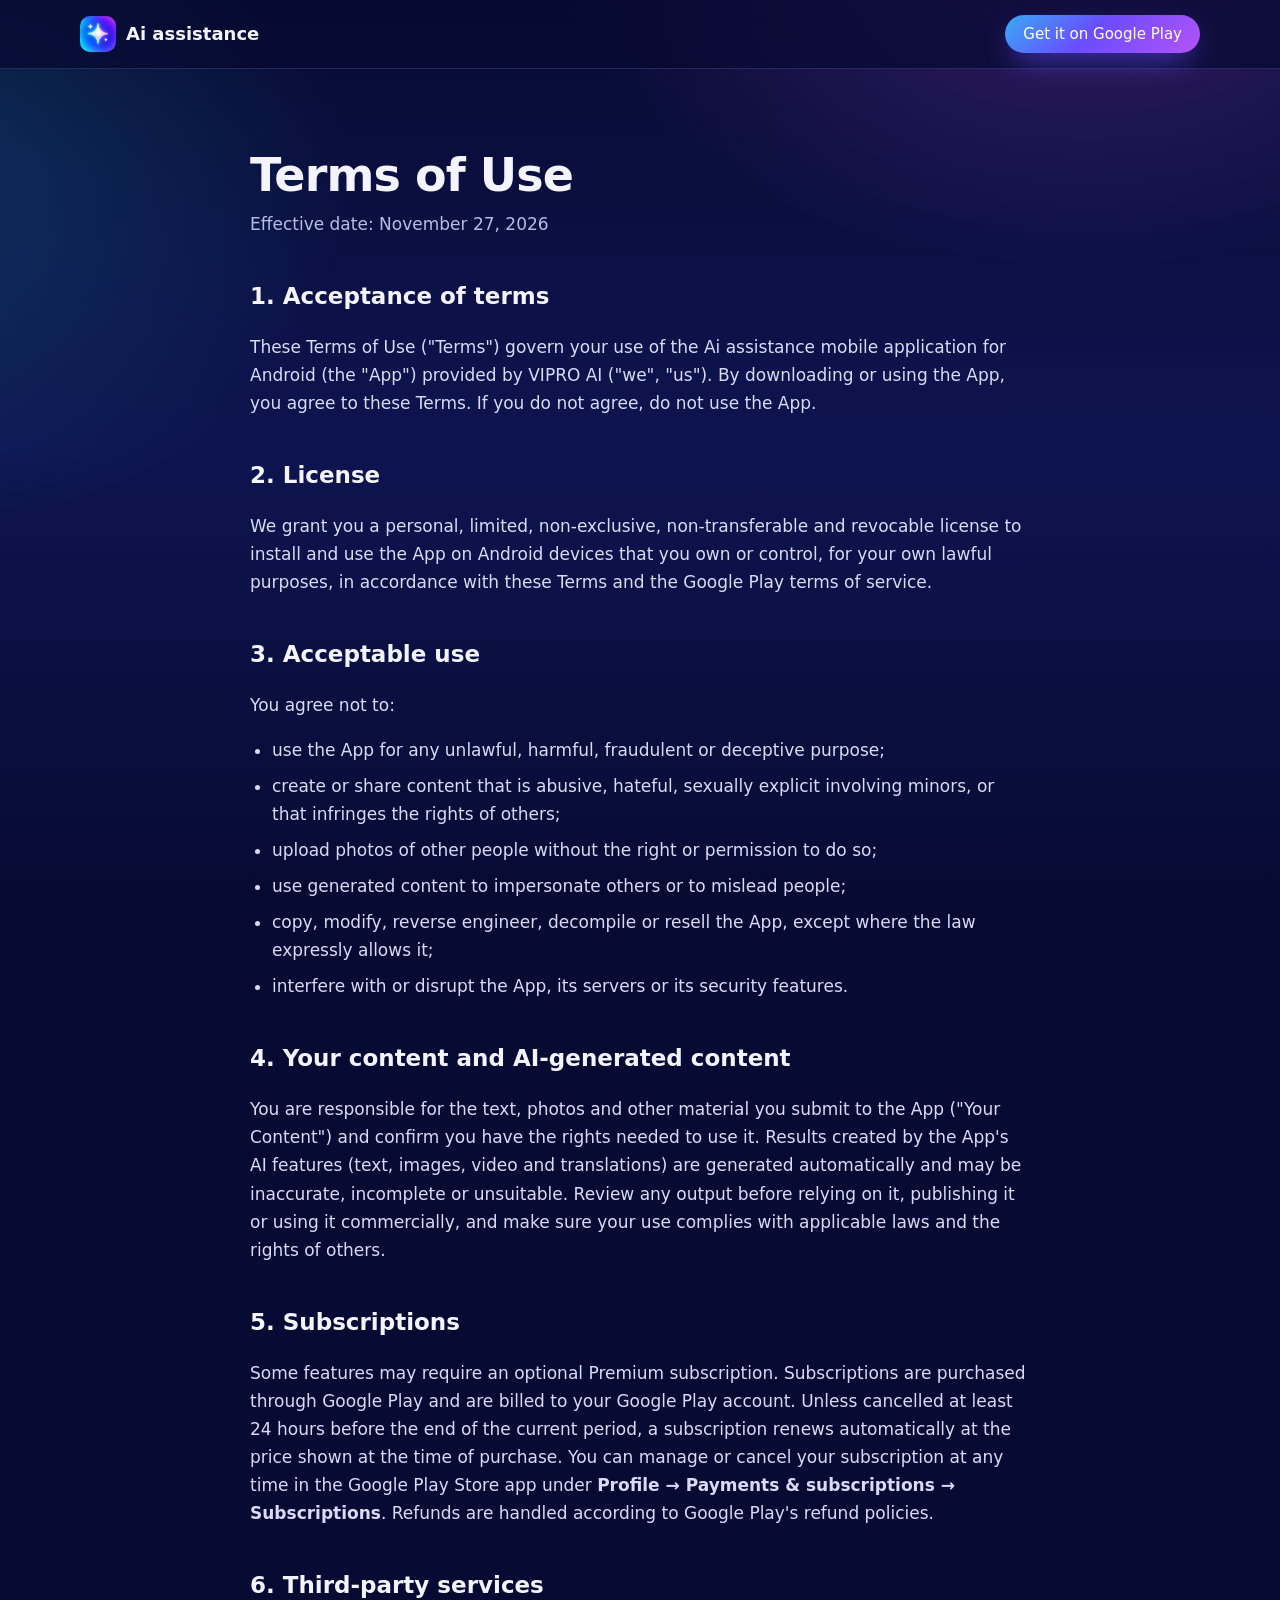
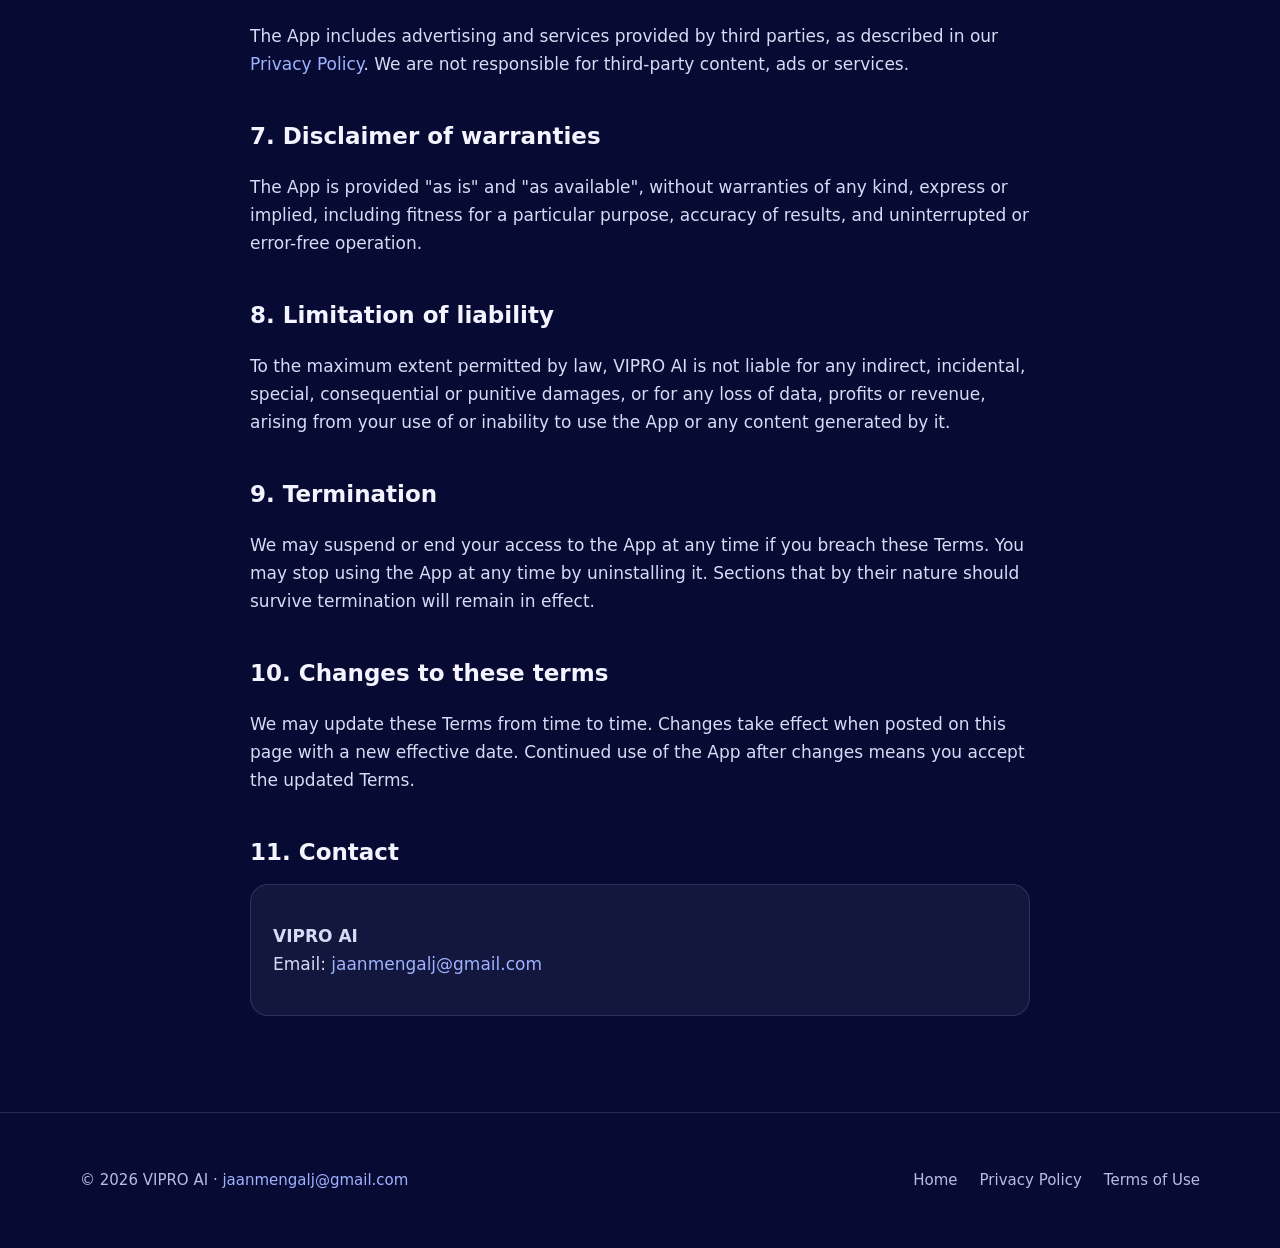
<file: terms.html>
<!doctype html>
<html lang="en">
<head>
  <meta charset="utf-8">
  <meta name="viewport" content="width=device-width, initial-scale=1">
  <title>Terms of Use — Ai assistance (Android app)</title>
  <meta name="description" content="Terms of Use for the Ai assistance Android app by VIPRO AI: license, acceptable use, AI-generated content, subscriptions and liability.">
  <meta name="theme-color" content="#070b33">
  <meta property="og:type" content="website">
  <meta property="og:title" content="Terms of Use — Ai assistance">
  <meta property="og:description" content="The terms that apply when you use the Ai assistance Android app.">
  <meta property="og:image" content="assets/img/app-icon.png">
  <link rel="icon" href="assets/img/app-icon.png" type="image/png">
  <link rel="icon" href="assets/icon.svg" type="image/svg+xml" sizes="any">
  <link rel="apple-touch-icon" href="assets/img/app-icon.png">
  <link rel="stylesheet" href="assets/style.css">
</head>
<body>
  <a class="skip" href="#main">Skip to content</a>
  <header class="site-header">
    <div class="container">
      <a class="brand" href="index.html">
        <img src="assets/img/app-icon.png" alt="Ai assistance app icon" width="36" height="36">
        Ai assistance
      </a>
      <nav class="nav" aria-label="Main">
        <a class="btn btn-primary btn-sm" href="https://play.google.com/store/apps/details?id=com.ai.assistant.smart.chat.helper" rel="noopener">Get it on Google Play</a>
      </nav>
    </div>
  </header>

  <main id="main" class="legal">
    <div class="container">
      <h1>Terms of Use</h1>
      <p class="meta">Effective date: November 27, 2026</p>

      <h2>1. Acceptance of terms</h2>
      <p>These Terms of Use ("Terms") govern your use of the Ai assistance mobile application for Android (the "App") provided by VIPRO AI ("we", "us"). By downloading or using the App, you agree to these Terms. If you do not agree, do not use the App.</p>

      <h2>2. License</h2>
      <p>We grant you a personal, limited, non-exclusive, non-transferable and revocable license to install and use the App on Android devices that you own or control, for your own lawful purposes, in accordance with these Terms and the Google Play terms of service.</p>

      <h2>3. Acceptable use</h2>
      <p>You agree not to:</p>
      <ul>
        <li>use the App for any unlawful, harmful, fraudulent or deceptive purpose;</li>
        <li>create or share content that is abusive, hateful, sexually explicit involving minors, or that infringes the rights of others;</li>
        <li>upload photos of other people without the right or permission to do so;</li>
        <li>use generated content to impersonate others or to mislead people;</li>
        <li>copy, modify, reverse engineer, decompile or resell the App, except where the law expressly allows it;</li>
        <li>interfere with or disrupt the App, its servers or its security features.</li>
      </ul>

      <h2>4. Your content and AI-generated content</h2>
      <p>You are responsible for the text, photos and other material you submit to the App ("Your Content") and confirm you have the rights needed to use it. Results created by the App's AI features (text, images, video and translations) are generated automatically and may be inaccurate, incomplete or unsuitable. Review any output before relying on it, publishing it or using it commercially, and make sure your use complies with applicable laws and the rights of others.</p>

      <h2 id="subscriptions">5. Subscriptions</h2>
      <p>Some features may require an optional Premium subscription. Subscriptions are purchased through Google Play and are billed to your Google Play account. Unless cancelled at least 24 hours before the end of the current period, a subscription renews automatically at the price shown at the time of purchase. You can manage or cancel your subscription at any time in the Google Play Store app under <strong>Profile → Payments &amp; subscriptions → Subscriptions</strong>. Refunds are handled according to Google Play's refund policies.</p>

      <h2>6. Third-party services</h2>
      <p>The App includes advertising and services provided by third parties, as described in our <a href="policies.html">Privacy Policy</a>. We are not responsible for third-party content, ads or services.</p>

      <h2>7. Disclaimer of warranties</h2>
      <p>The App is provided "as is" and "as available", without warranties of any kind, express or implied, including fitness for a particular purpose, accuracy of results, and uninterrupted or error-free operation.</p>

      <h2>8. Limitation of liability</h2>
      <p>To the maximum extent permitted by law, VIPRO AI is not liable for any indirect, incidental, special, consequential or punitive damages, or for any loss of data, profits or revenue, arising from your use of or inability to use the App or any content generated by it.</p>

      <h2>9. Termination</h2>
      <p>We may suspend or end your access to the App at any time if you breach these Terms. You may stop using the App at any time by uninstalling it. Sections that by their nature should survive termination will remain in effect.</p>

      <h2>10. Changes to these terms</h2>
      <p>We may update these Terms from time to time. Changes take effect when posted on this page with a new effective date. Continued use of the App after changes means you accept the updated Terms.</p>

      <h2>11. Contact</h2>
      <div class="box">
        <p><strong>VIPRO AI</strong><br>
        Email: <a href="mailto:jaanmengalj@gmail.com">jaanmengalj@gmail.com</a></p>
      </div>
    </div>
  </main>

  <footer class="site-footer">
    <div class="container">
      <p>© 2026 VIPRO AI · <a href="mailto:jaanmengalj@gmail.com">jaanmengalj@gmail.com</a></p>
      <nav aria-label="Footer">
        <a href="index.html">Home</a>
        <a href="policies.html">Privacy Policy</a>
        <a href="terms.html">Terms of Use</a>
      </nav>
    </div>
  </footer>
</body>
</html>
</file>
<file: assets/style.css>
/* Ai assistance — site styles. Palette taken from the app icon and screenshots. */
:root {
  --brand: #6a4cff;        /* violet-blue, dominant icon colour */
  --brand-2: #22d3ee;      /* cyan glow, bottom-left of icon */
  --brand-3: #c254f5;      /* magenta-violet, top-right of icon */
  --bg: #070b33;           /* deep navy, app background */
  --bg-2: #0e1450;
  --surface: rgba(255, 255, 255, 0.05);
  --surface-2: rgba(255, 255, 255, 0.08);
  --border: rgba(160, 170, 255, 0.18);
  --text: #f3f4ff;
  --muted: #b7bce6;
  --radius: 22px;
  --radius-lg: 32px;
  --container: 1160px;
  --shadow: 0 30px 80px -20px rgba(20, 10, 120, 0.65);
  --font: system-ui, -apple-system, "Segoe UI", Roboto, "Helvetica Neue", Arial, sans-serif;
}

*, *::before, *::after { box-sizing: border-box; }
html { scroll-behavior: smooth; -webkit-text-size-adjust: 100%; }
@media (prefers-reduced-motion: reduce) {
  html { scroll-behavior: auto; }
  *, *::before, *::after { transition: none !important; animation: none !important; }
}
body {
  margin: 0;
  font-family: var(--font);
  font-size: 17px;
  line-height: 1.65;
  color: var(--text);
  background: var(--bg);
  background-image:
    radial-gradient(900px 600px at 85% -10%, rgba(194, 84, 245, 0.28), transparent 60%),
    radial-gradient(800px 600px at -10% 20%, rgba(34, 211, 238, 0.18), transparent 60%),
    linear-gradient(180deg, var(--bg) 0%, var(--bg-2) 50%, var(--bg) 100%);
  background-attachment: fixed;
}
img { max-width: 100%; height: auto; display: block; }
a { color: #9fb2ff; text-decoration: none; }
a:hover { color: #fff; }
:focus-visible { outline: 3px solid var(--brand-2); outline-offset: 3px; border-radius: 6px; }

.container { width: 100%; max-width: var(--container); margin: 0 auto; padding: 0 20px; }
.grad-text {
  background: linear-gradient(90deg, var(--brand-2), #7d8bff 45%, var(--brand-3));
  -webkit-background-clip: text; background-clip: text; color: transparent;
}
.skip { position: absolute; left: -999px; top: 0; }
.skip:focus { left: 12px; top: 12px; background: #fff; color: #000; padding: 8px 12px; z-index: 100; }

/* Header */
.site-header {
  position: sticky; top: 0; z-index: 50;
  background: rgba(7, 11, 51, 0.72);
  backdrop-filter: blur(14px); -webkit-backdrop-filter: blur(14px);
  border-bottom: 1px solid var(--border);
}
.site-header .container { display: flex; align-items: center; justify-content: space-between; height: 68px; gap: 16px; }
.brand { display: flex; align-items: center; gap: 10px; color: var(--text); font-weight: 700; font-size: 18px; white-space: nowrap; }
.site-header .btn-sm { white-space: nowrap; }
@media (max-width: 420px) { .brand { font-size: 16px; } .site-header .btn-sm { padding: 9px 14px; font-size: 13px; } }
.brand img { width: 36px; height: 36px; border-radius: 10px; }
.nav { display: flex; align-items: center; gap: 26px; }
.nav a { color: var(--muted); font-size: 15px; font-weight: 500; }
.nav a:hover, .nav a.btn-primary { color: #fff; }
.nav .nav-links { display: none; gap: 26px; }
@media (min-width: 900px) { .nav .nav-links { display: flex; } }

/* Buttons */
.btn {
  display: inline-flex; align-items: center; gap: 10px;
  padding: 14px 24px; border-radius: 999px;
  font-weight: 700; font-size: 16px; line-height: 1.2;
  transition: transform .2s ease, box-shadow .2s ease, background .2s ease;
}
.btn svg { width: 22px; height: 22px; flex: none; }
.btn-primary {
  color: #fff;
  background: linear-gradient(135deg, var(--brand-2) -20%, var(--brand) 45%, var(--brand-3) 110%);
  box-shadow: 0 12px 30px -8px rgba(106, 76, 255, 0.75);
}
.btn-primary:hover { color: #fff; transform: translateY(-2px); box-shadow: 0 18px 40px -10px rgba(106, 76, 255, 0.9); }
.btn-ghost { color: var(--text); border: 1px solid var(--border); background: var(--surface); }
.btn-ghost:hover { background: var(--surface-2); }
.btn-sm { padding: 10px 18px; font-size: 14px; }
.btn-play small { display: block; font-size: 11px; font-weight: 500; opacity: .85; letter-spacing: .04em; text-transform: uppercase; }
.btn-play span { display: block; }

/* Hero */
.hero { padding: 56px 0 72px; overflow: hidden; }
.hero .container { display: grid; grid-template-columns: minmax(0, 1fr); gap: 48px; align-items: center; }
.eyebrow {
  display: inline-flex; align-items: center; gap: 8px;
  padding: 6px 14px; border-radius: 999px;
  background: var(--surface); border: 1px solid var(--border);
  color: var(--muted); font-size: 14px; font-weight: 600;
}
.eyebrow .dot { width: 8px; height: 8px; border-radius: 50%; background: var(--brand-2); box-shadow: 0 0 12px var(--brand-2); }
.hero h1 { font-size: 40px; line-height: 1.1; letter-spacing: -0.02em; margin: 18px 0 16px; font-weight: 800; }
.hero .lead { font-size: 18px; color: var(--muted); max-width: 60ch; margin: 0 0 28px; }
.hero-actions { display: flex; flex-wrap: wrap; gap: 14px; align-items: center; }
.hero-note { margin-top: 16px; font-size: 14px; color: var(--muted); }
.hero-visual { position: relative; display: flex; justify-content: center; }
.hero-visual::before {
  content: ""; position: absolute; inset: 10% 5%;
  background: radial-gradient(closest-side, rgba(106, 76, 255, 0.55), transparent);
  filter: blur(30px);
}
.hero-icon {
  position: absolute; z-index: 3; width: 64px; height: 64px; border-radius: 18px;
  left: 0; bottom: 8%; box-shadow: 0 18px 40px -10px rgba(34, 211, 238, .6);
  transform: rotate(-8deg);
}
@media (min-width: 900px) { .hero-icon { width: 88px; height: 88px; border-radius: 24px; left: 2%; } }
.shot {
  position: relative; border-radius: var(--radius-lg); overflow: hidden;
  border: 1px solid var(--border); box-shadow: var(--shadow); background: var(--bg-2);
}
.shot img { width: 100%; height: auto; }
.hero-shots { position: relative; display: flex; align-items: center; }
.hero-shots .shot-main { width: min(300px, 62vw); z-index: 2; transform: rotate(2deg); }
.hero-shots .shot-back {
  width: min(250px, 48vw); margin-left: -22vw; z-index: 1; opacity: .9;
  transform: rotate(9deg) translateY(30px);
}
@media (min-width: 900px) {
  .hero { padding: 88px 0 110px; }
  .hero .container { grid-template-columns: 1.05fr 1fr; }
  .hero h1 { font-size: 56px; }
  .hero-shots .shot-main { width: 320px; }
  .hero-shots .shot-back { width: 270px; margin-left: -120px; }
}

/* Highlights strip */
.highlights { padding: 0 0 40px; }
.highlights ul { list-style: none; margin: 0; padding: 0; display: grid; gap: 14px; grid-template-columns: 1fr 1fr; }
.highlights li {
  display: flex; align-items: center; gap: 12px;
  padding: 16px; border-radius: var(--radius);
  background: var(--surface); border: 1px solid var(--border);
  font-weight: 600; font-size: 15px;
}
.ico {
  flex: none; width: 42px; height: 42px; border-radius: 12px;
  display: grid; place-items: center; color: #fff;
  background: linear-gradient(135deg, var(--brand-2), var(--brand) 55%, var(--brand-3));
}
.ico svg { width: 22px; height: 22px; }
@media (min-width: 900px) { .highlights ul { grid-template-columns: repeat(4, 1fr); } }

/* Sections */
section { scroll-margin-top: 80px; }
.section { padding: 72px 0; }
@media (min-width: 900px) { .section { padding: 104px 0; } }
.section-head { text-align: center; max-width: 720px; margin: 0 auto 48px; }
.section-head h2 { font-size: 32px; line-height: 1.15; letter-spacing: -0.02em; margin: 0 0 12px; font-weight: 800; }
.section-head p { color: var(--muted); margin: 0; font-size: 18px; }
@media (min-width: 900px) { .section-head h2 { font-size: 40px; } }

/* Feature rows */
.feature { display: grid; gap: 36px; align-items: center; margin-bottom: 88px; }
.feature:last-child { margin-bottom: 0; }
.feature .media { display: flex; justify-content: center; }
.feature .media .shot { width: min(340px, 82vw); transition: transform .3s ease; }
.feature .media .shot:hover { transform: translateY(-6px); }
.feature .tag {
  display: inline-block; font-size: 13px; font-weight: 700; letter-spacing: .08em; text-transform: uppercase;
  color: var(--brand-2); margin-bottom: 10px;
}
.feature h3 { font-size: 28px; line-height: 1.2; margin: 0 0 14px; letter-spacing: -0.01em; }
.feature p { color: var(--muted); margin: 0 0 18px; max-width: 60ch; }
.checks { list-style: none; padding: 0; margin: 0; display: grid; gap: 10px; }
.checks li { position: relative; padding-left: 32px; }
.checks li::before {
  content: ""; position: absolute; left: 0; top: 4px; width: 20px; height: 20px; border-radius: 50%;
  background: linear-gradient(135deg, var(--brand-2), var(--brand));
  -webkit-mask: url("data:image/svg+xml,%3Csvg xmlns='http://www.w3.org/2000/svg' viewBox='0 0 20 20'%3E%3Ccircle cx='10' cy='10' r='10'/%3E%3C/svg%3E");
}
.checks li::after {
  content: ""; position: absolute; left: 7px; top: 8px; width: 6px; height: 10px;
  border: solid #fff; border-width: 0 2px 2px 0; transform: rotate(45deg);
}
@media (min-width: 900px) {
  .feature { grid-template-columns: 1fr 1fr; gap: 72px; }
  .feature.reverse .media { order: 2; }
  .feature h3 { font-size: 34px; }
}

/* Gallery */
.gallery {
  display: grid; grid-auto-flow: column; grid-auto-columns: min(240px, 66vw); gap: 20px;
  overflow-x: auto; scroll-snap-type: x mandatory; padding: 8px 20px 28px;
  scrollbar-width: thin; scrollbar-color: var(--brand) transparent;
}
.gallery .shot { scroll-snap-align: center; border-radius: 26px; }
@media (min-width: 1200px) { .gallery { justify-content: center; } }

/* Steps */
.steps { display: grid; gap: 20px; list-style: none; padding: 0; margin: 0; counter-reset: step; }
.step {
  position: relative; padding: 30px 26px; border-radius: var(--radius);
  background: var(--surface); border: 1px solid var(--border);
}
.step .num {
  position: absolute; top: 22px; right: 24px; font-size: 44px; font-weight: 800; line-height: 1;
  color: rgba(160, 170, 255, 0.16);
}
.step h3 { margin: 18px 0 8px; font-size: 20px; }
.step p { margin: 0; color: var(--muted); }
@media (min-width: 900px) { .steps { grid-template-columns: repeat(3, 1fr); } }

/* Audience cards */
.cards { display: grid; gap: 20px; }
.card {
  padding: 28px; border-radius: var(--radius);
  background: linear-gradient(180deg, var(--surface-2), var(--surface));
  border: 1px solid var(--border);
  transition: transform .25s ease, border-color .25s ease;
}
.card:hover { transform: translateY(-4px); border-color: rgba(160, 170, 255, 0.4); }
.card h3 { margin: 16px 0 8px; font-size: 20px; }
.card p { margin: 0; color: var(--muted); }
@media (min-width: 700px) { .cards { grid-template-columns: repeat(2, 1fr); } }
@media (min-width: 1000px) { .cards { grid-template-columns: repeat(4, 1fr); } }

/* FAQ */
.faq { max-width: 800px; margin: 0 auto; display: grid; gap: 12px; }
.faq details {
  border-radius: 18px; background: var(--surface); border: 1px solid var(--border);
  padding: 0 22px;
}
.faq summary {
  cursor: pointer; list-style: none; padding: 20px 32px 20px 0; position: relative;
  font-weight: 700; font-size: 17px;
}
.faq summary::-webkit-details-marker { display: none; }
.faq summary::after {
  content: "+"; position: absolute; right: 0; top: 50%; transform: translateY(-50%);
  font-size: 24px; font-weight: 400; color: var(--brand-2); transition: transform .2s ease;
}
.faq details[open] summary::after { transform: translateY(-50%) rotate(45deg); }
.faq details p { margin: 0 0 20px; color: var(--muted); }

/* CTA */
.cta {
  position: relative; overflow: hidden; text-align: center;
  padding: 56px 24px; border-radius: var(--radius-lg);
  background:
    radial-gradient(600px 300px at 10% 0%, rgba(34, 211, 238, 0.35), transparent 60%),
    radial-gradient(600px 300px at 100% 100%, rgba(194, 84, 245, 0.45), transparent 60%),
    linear-gradient(135deg, #1b2a9e, #3b23c9 55%, #5a1fb8);
  border: 1px solid rgba(255, 255, 255, 0.16);
  box-shadow: var(--shadow);
}
.cta img { width: 84px; height: 84px; border-radius: 22px; margin: 0 auto 20px; box-shadow: 0 16px 40px -10px rgba(0,0,0,.5); }
.cta h2 { font-size: 32px; line-height: 1.15; margin: 0 0 12px; }
.cta p { color: #dfe3ff; margin: 0 auto 28px; max-width: 56ch; }
.cta .btn-primary { background: #fff; color: #2a1fa8; }
.cta .btn-primary:hover { color: #2a1fa8; }
@media (min-width: 900px) { .cta { padding: 80px 48px; } .cta h2 { font-size: 42px; } }

/* Contact */
.contact-box {
  max-width: 720px; margin: 0 auto; text-align: center;
  padding: 36px 24px; border-radius: var(--radius);
  background: var(--surface); border: 1px solid var(--border);
}
.contact-box a.mail { font-size: 20px; font-weight: 700; word-break: break-all; }

/* Footer */
.site-footer { border-top: 1px solid var(--border); padding: 40px 0; margin-top: 40px; color: var(--muted); font-size: 15px; }
.site-footer .container { display: grid; gap: 20px; }
.site-footer nav { display: flex; flex-wrap: wrap; gap: 8px 22px; }
.site-footer nav a { color: var(--muted); }
.site-footer nav a:hover { color: #fff; }
@media (min-width: 800px) { .site-footer .container { grid-template-columns: 1fr auto; align-items: center; } }

/* Legal pages */
.legal { padding: 56px 0 40px; }
.legal .container { max-width: 820px; }
.legal h1 { font-size: 38px; line-height: 1.15; margin: 0 0 8px; letter-spacing: -0.02em; }
.legal .meta { color: var(--muted); margin: 0 0 36px; }
.legal h2 { font-size: 23px; margin: 40px 0 12px; }
.legal p, .legal li { color: #d8dbf5; }
.legal ul { padding-left: 22px; }
.legal li { margin-bottom: 8px; }
.legal .box { padding: 20px 22px; border-radius: 18px; background: var(--surface); border: 1px solid var(--border); }
@media (min-width: 900px) { .legal h1 { font-size: 46px; } .legal { padding: 80px 0 56px; } }

/* 404 */
.notfound { min-height: 70vh; display: grid; place-items: center; text-align: center; padding: 60px 20px; }
.notfound .code { font-size: 110px; font-weight: 800; line-height: 1; margin: 0; }
.notfound p { color: var(--muted); margin: 12px 0 28px; }
</file>
